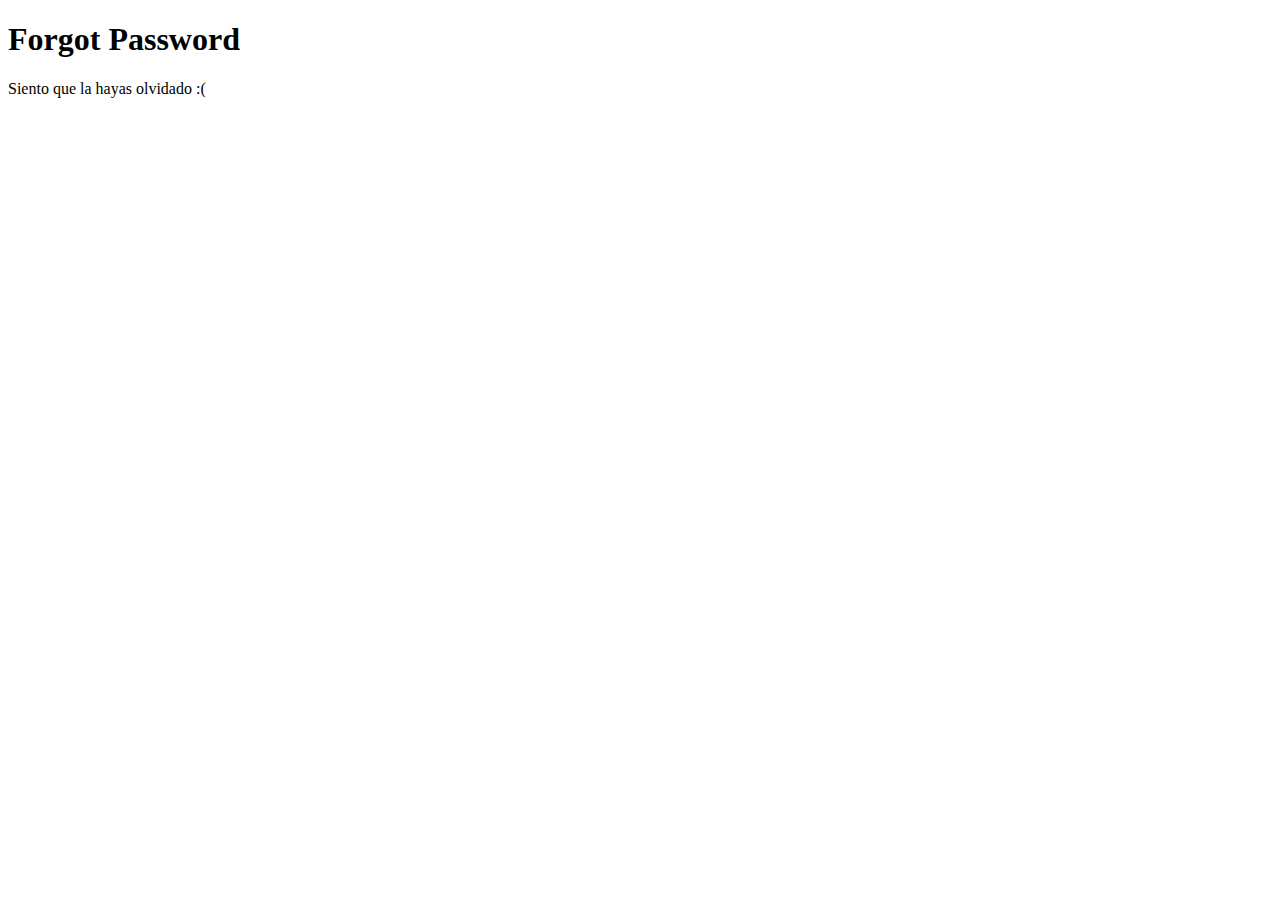
<file: forgot-password.html>
<!DOCTYPE html>
<html lang="en">
<head>
    <meta charset="UTF-8">
    <meta name="viewport" content="width=device-width, initial-scale=1.0">
    <title>Document</title>
</head>
<body>
    <h1>Forgot Password</h1>
    <p>Siento que la hayas olvidado :(</p>

</body>
</html>
</file>
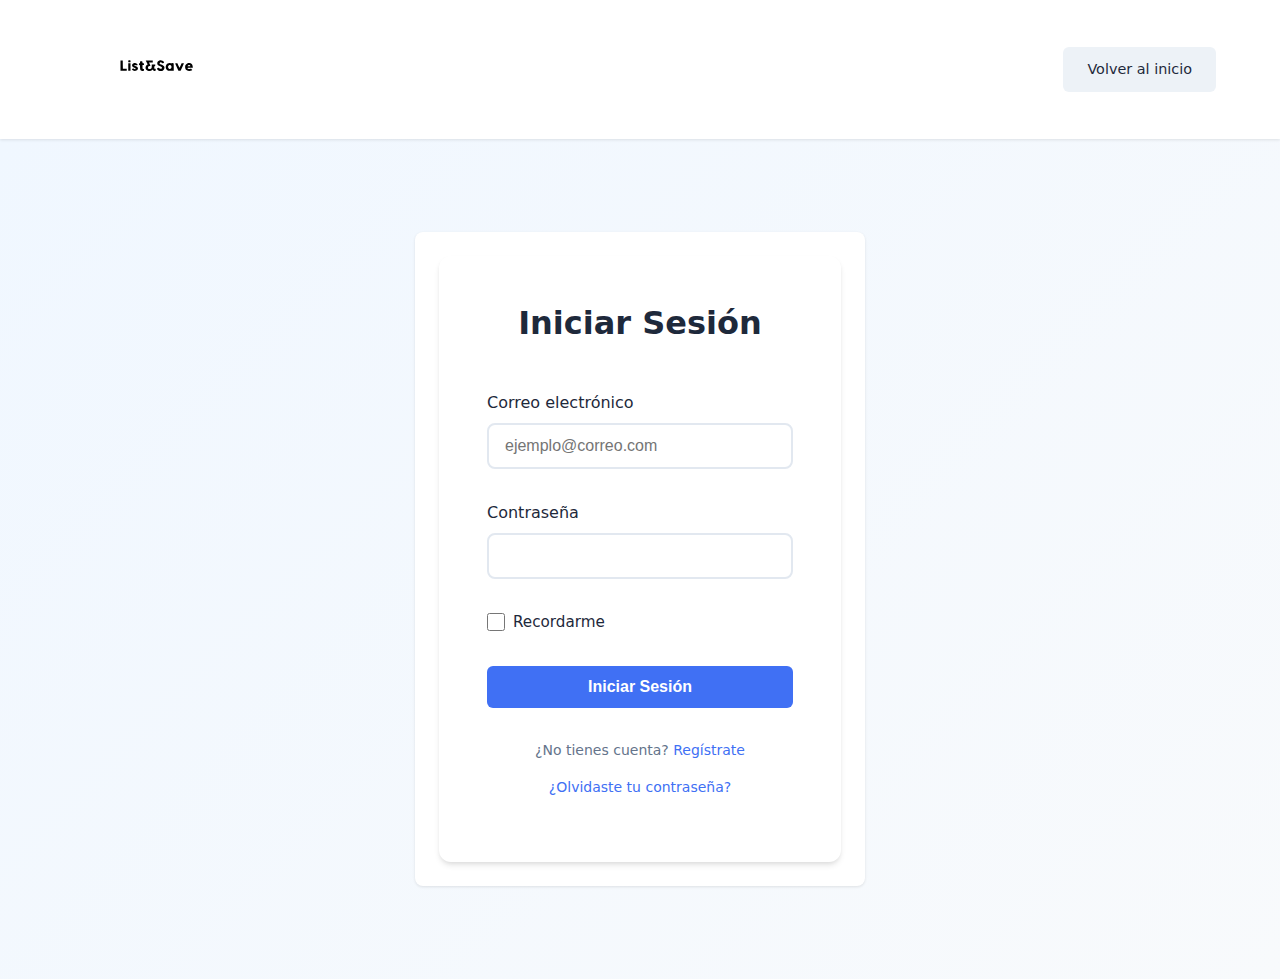
<file: login.html>
<!DOCTYPE html>
<html lang="es">
<head>
    <meta charset="UTF-8">
    <meta name="viewport" content="width=device-width, initial-scale=1.0">
    <title>Iniciar Sesión - List & Save</title>
    <link rel="stylesheet" href="css/normalize.css">
    <link rel="stylesheet" href="css/base.css">
    <link rel="stylesheet" href="css/layout.css">
    <link rel="stylesheet" href="css/components.css">
    <link rel="stylesheet" href="css/animations.css">
</head>
<body>
    <header class="header">
        <div class="header__container">
            <a href="/" class="header__logo">
                <img src="assets/images/logo.svg" alt="List & Save Logo" class="header__logo-img">
            </a>
            <a href="/" class="button button--secondary">Volver al inicio</a>
        </div>
    </header>

    <main class="main">
        <div class="form-container animate-fadeIn">
            <form class="form form--login">
                <h1 class="form__title">Iniciar Sesión</h1>

                <div class="form__group">
                    <label class="form__label" for="login-email">Correo electrónico</label>
                    <input type="email" id="login-email" name="email" class="form__input" 
                           placeholder="ejemplo@correo.com" required>
                    <span class="form__error"></span>
                </div>

                <div class="form__group">
                    <label class="form__label" for="login-password">Contraseña</label>
                    <input type="password" id="login-password" name="password" class="form__input" 
                           required>
                    <span class="form__error"></span>
                </div>

                <div class="form__group form__group--checkbox">
                    <input type="checkbox" id="remember" name="remember" class="form__checkbox">
                    <label for="remember" class="form__label--checkbox">Recordarme</label>
                </div>

                <button type="submit" class="button button--primary button--full">Iniciar Sesión</button>

                <p class="form__footer">
                    ¿No tienes cuenta? <a href="register.html">Regístrate</a>
                </p>
                <p class="form__footer">
                    <a href="forgot-password.html">¿Olvidaste tu contraseña?</a>
                </p>
            </form>
        </div>
    </main>

    <script src="js/login.js"></script>
    <script src="js/animations.js"></script>
</body>
</html>
</file>
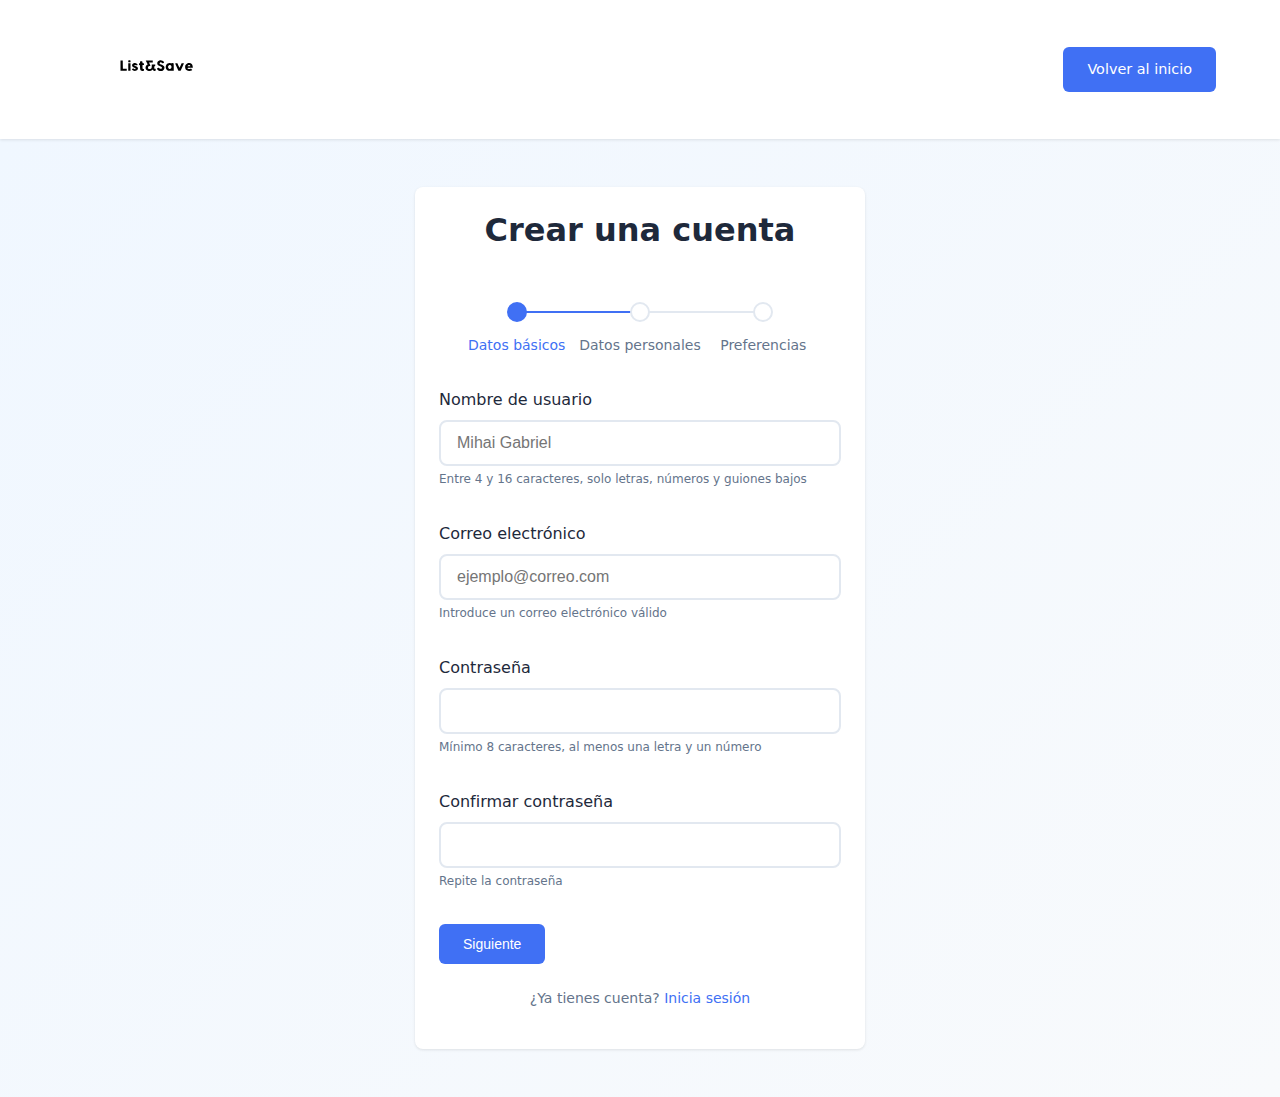
<file: register.html>
<!DOCTYPE html>
<html lang="es">
<head>
    <meta charset="UTF-8">
    <meta name="viewport" content="width=device-width, initial-scale=1.0">
    <title>Registro - List & Save</title>
    <link rel="stylesheet" href="css/normalize.css">
    <link rel="stylesheet" href="css/base.css">
    <link rel="stylesheet" href="css/layout.css">
    <link rel="stylesheet" href="css/components.css">
    <link rel="stylesheet" href="css/animations.css">
</head>
<body>
    <header class="header">
        <div class="header__container">
            <a href="/" class="header__logo">
                <img src="assets/images/logo.svg" alt="List & Save Logo" class="header__logo-img">
            </a>
            <a href="/" class="button button--primary">Volver al inicio</a>
        </div>
    </header>

    <main class="main">
        <div class="form-wrapper">
            <div class="form-container">
                <h1 class="form__title">Crear una cuenta</h1>
                
                <div class="form__progress">
                    <div class="progress__step progress__step--active" data-step="1">
                        <div class="progress__indicator">
                            <div class="progress__circle"></div>
                            <div class="progress__line">
                                <div class="progress__line-fill"></div>
                            </div>
                        </div>
                        <span class="progress__label">Datos básicos</span>
                    </div>
                    <div class="progress__step" data-step="2">
                        <div class="progress__indicator">
                            <div class="progress__circle"></div>
                            <div class="progress__line">
                                <div class="progress__line-fill"></div>
                            </div>
                        </div>
                        <span class="progress__label">Datos personales</span>
                    </div>
                    <div class="progress__step" data-step="3">
                        <div class="progress__indicator">
                            <div class="progress__circle"></div>
                        </div>
                        <span class="progress__label">Preferencias</span>
                    </div>
                </div>

                <form class="form">
                    <div class="form__step form__step--active" data-step="1">
                        <div class="form__group">
                            <label class="form__label">Nombre de usuario</label>
                            <input type="text" name="username" class="form__input" placeholder="Mihai Gabriel">
                            <span class="form__hint">Entre 4 y 16 caracteres, solo letras, números y guiones bajos</span>
                        </div>
                        <div class="form__group">
                            <label class="form__label">Correo electrónico</label>
                            <input type="email" name="email" class="form__input" placeholder="ejemplo@correo.com">
                            <span class="form__hint">Introduce un correo electrónico válido</span>
                        </div>
                        <div class="form__group">
                            <label class="form__label">Contraseña</label>
                            <input type="password" name="password" class="form__input">
                            <span class="form__hint">Mínimo 8 caracteres, al menos una letra y un número</span>
                        </div>
                        <div class="form__group">
                            <label class="form__label">Confirmar contraseña</label>
                            <input type="password" name="confirmPassword" class="form__input">
                            <span class="form__hint">Repite la contraseña</span>
                        </div>
                    </div>

                    <div class="form__step" data-step="2">
                        <div class="form__group">
                            <label class="form__label">Nombre completo</label>
                            <input type="text" name="fullname" class="form__input">
                            <span class="form__hint">Tu nombre y apellidos</span>
                        </div>
                        <div class="form__group">
                            <label class="form__label">Edad</label>
                            <input type="number" name="age" class="form__input" min="18" max="120">
                            <span class="form__hint">Debes ser mayor de edad</span>
                        </div>
                    </div>

                    <div class="form__step" data-step="3">
                        <div class="form__group">
                            <label class="form__label">Categorías de interés</label>
                            <div class="form__checkbox-group">
                                <label class="form__checkbox-label">
                                    <input type="checkbox" name="categories" value="alimentacion">
                                    Alimentación
                                </label>
                                <label class="form__checkbox-label">
                                    <input type="checkbox" name="categories" value="limpieza">
                                    Limpieza
                                </label>
                                <label class="form__checkbox-label">
                                    <input type="checkbox" name="categories" value="hogar">
                                    Hogar
                                </label>
                            </div>
                        </div>
                    </div>

                    <div class="form__actions">
                        <button type="button" class="form__button form__button--secondary" id="prevBtn">Anterior</button>
                        <button type="button" class="form__button form__button--primary" id="nextBtn">Siguiente</button>
                        <button type="submit" class="form__button form__button--primary" id="submitBtn" style="display: none;">Registrarse</button>
                    </div>

                    <div class="form__footer">
                        <p>¿Ya tienes cuenta? <a href="login.html" class="form__link">Inicia sesión</a></p>
                    </div>
                </form>
            </div>
        </div>
    </main>

    <script src="js/register.js"></script>
    <script src="js/animations.js"></script>
</body>
</html>
</file>
<file: css/base.css>
:root {
    --color-primary: #4070f4;
    --color-primary-dark: #2563eb;
    --color-secondary: #64748b;
    --color-text: #1e293b;
    --color-text-light: #64748b;
    --color-background: #f8fafc;
    --color-white: #ffffff;
    --color-border: #e2e8f0;
    --spacing-xs: 0.5rem;
    --spacing-sm: 1rem;
    --spacing-md: 1.5rem;
    --spacing-lg: 2rem;
    --spacing-xl: 3rem;
    --border-radius: 0.5rem;
    --transition: all 0.3s ease;
}

*, *::before, *::after {
    box-sizing: border-box;
    margin: 0;
    padding: 0;
}

body {
    font-family: system-ui, -apple-system, BlinkMacSystemFont, 'Segoe UI', Roboto, sans-serif;
    line-height: 1.5;
    color: var(--color-text);
    background-color: var(--color-background);
    min-height: 100vh;
    margin: 0;
}

.main {
    min-height: calc(100vh - 60px);
    display: flex;
    align-items: center;
    justify-content: center;
    padding: 2rem;
}

/* Tipografía base */
h1, h2, h3, h4, h5, h6 {
    margin-bottom: var(--spacing-sm);
    font-weight: 600;
    line-height: 1.2;
}

a {
    color: var(--color-primary);
    text-decoration: none;
    transition: var(--transition);
}

a:hover {
    color: var(--color-primary-dark);
}
</file>
<file: css/layout.css>
/* Header */
.header {
    background-color: var(--color-white);
    box-shadow: 0 1px 3px rgba(0,0,0,0.1);
    position: sticky;
    top: 0;
    z-index: 100;
}

.header__container {
    max-width: 1200px;
    margin: 0 auto;
    padding: var(--spacing-sm) var(--spacing-md);
    display: flex;
    align-items: center;
    justify-content: space-between;
}

.header__logo-img {
    height: 100px;
}

.header__actions {
    display: flex;
    gap: var(--spacing-sm);
}

/* Hero Section */
.hero {
    padding: var(--spacing-xl) var(--spacing-md);
    background-color: var(--color-background);
    text-align: center;
}

.hero__container {
    max-width: 800px;
    margin: 0 auto;
}

.hero__title {
    font-size: 2.5rem;
    margin-bottom: var(--spacing-md);
}

.hero__subtitle {
    color: var(--color-text-light);
    margin-bottom: var(--spacing-lg);
}

/* Features Grid */
.features__container {
    max-width: 1200px;
    margin: 0 auto;
    padding: var(--spacing-xl) var(--spacing-md);
    display: grid;
    grid-template-columns: repeat(auto-fit, minmax(250px, 1fr));
    gap: var(--spacing-lg);
}

/* Stores Section */
.stores {
    padding: var(--spacing-xl) var(--spacing-md);
    background-color: var(--color-white);
}

.stores__grid {
    max-width: 1200px;
    margin: 0 auto;
    display: grid;
    grid-template-columns: repeat(auto-fit, minmax(150px, 1fr));
    gap: var(--spacing-lg);
    align-items: center;
}

/* Footer */
.footer {
    background-color: #1a1a1a;
    color: var(--color-white);
    padding: var(--spacing-xl) 0 0;
}

.footer__container {
    max-width: 1200px;
    margin: 0 auto;
    padding: 0 var(--spacing-md);
    display: grid;
    grid-template-columns: repeat(4, 1fr);
    gap: var(--spacing-xl);
}

.footer__column {
    display: flex;
    flex-direction: column;
    gap: var(--spacing-md);
}

.footer__logo img {
    height: 100px;
}

.footer__description {
    color: #a1a1aa;
    font-size: 0.9rem;
    line-height: 1.6;
}

.footer__title {
    color: var(--color-white);
    font-size: 1.1rem;
    margin-bottom: var(--spacing-sm);
}

.footer__list {
    list-style: none;
    padding: 0;
}

.footer__list li {
    margin-bottom: var(--spacing-sm);
}

.footer__list a {
    color: #a1a1aa;
    transition: color 0.3s ease;
}

.footer__list a:hover {
    color: var(--color-white);
}

.footer__social {
    display: flex;
    gap: var(--spacing-sm);
}

.social-icon {
    color: var(--color-white);
    font-size: 1.5rem;
    transition: color 0.3s ease;
}

.social-icon:hover {
    color: var(--color-primary);
}

.footer__contact {
    color: #a1a1aa;
    font-size: 0.9rem;
    line-height: 1.6;
}

.footer__bottom {
    margin-top: var(--spacing-xl);
    padding: var(--spacing-md);
    text-align: center;
    border-top: 1px solid #333;
    color: #a1a1aa;
    font-size: 0.9rem;
}



/* Nuevas secciones */
.section-title {
    text-align: center;
    font-size: 2rem;
    margin-bottom: var(--spacing-xl);
    color: var(--color-text);
}

.why-us {
    padding: var(--spacing-xl) 0;
    background-color: var(--color-white);
}

/* Sponsors slider */
.sponsors {
    padding: var(--spacing-xl) 0;
    background-color: var(--color-background);
    overflow: hidden;
}

.sponsors__slider {
    width: 100%;
    overflow: hidden;
}

.sponsors__track {
    display: flex;
    animation: scroll 30s linear infinite;
}

.sponsors__track img {
    height: 60px;
    margin: 0 var(--spacing-md);
    object-fit: contain;
}

@keyframes scroll {
    0% {
        transform: translateX(0);
    }
    100% {
        transform: translateX(-50%);
    }
}


/* Ajuste para el main en la página de login */
.main {
    padding: var(--spacing-xl) var(--spacing-md);
    background: linear-gradient(135deg, #f0f7ff 0%, #f8fafc 100%);
}

/* Shopping List Layout */
.shopping-list-page {
    padding: var(--spacing-lg) var(--spacing-md);
    min-height: calc(100vh - 60px);
    background-color: var(--color-background);
}
</file>
<file: css/animations.css>
/* Estas son las animaciones que hacen que las cosas aparezcan suavemente! */
@keyframes fadeIn {
    from {
        opacity: 0; /* Empieza invisible */
        transform: translateY(20px); /* Un poquito abajo */
    }
    to {
        opacity: 1; /* Termina visible */
        transform: translateY(0); /* En su lugar normal */
    }
}

/* Esta animacion hace que las cosas entren desde la izquierda */
@keyframes slideIn {
    from {
        transform: translateX(-100%); /* Empieza fuera de la pantalla */
    }
    to {
        transform: translateX(0); /* Termina en su lugar */
    }
}

/* Estas clases son para usar las animaciones facilmente */
.animate-fadeIn {
    animation: fadeIn 0.6s ease forwards;
}

.animate-slideIn {
    animation: slideIn 0.4s ease forwards;
}

/* Este es el circulo que gira cuando algo esta cargando */
.spinner {
    width: 40px;
    height: 40px;
    border: 4px solid var(--color-background);
    border-top: 4px solid var(--color-primary);
    border-radius: 50%;
    animation: spin 1s linear infinite; /* Gira para siempre */
}

/* Hace que el circulo de vueltas */
@keyframes spin {
    0% { transform: rotate(0deg); }
    100% { transform: rotate(360deg); }
}

/* Esto es para la barra de progreso */
@keyframes progress {
    from { width: 0; }
    to { width: 100%; }
}

.progress-animate {
    animation: progress 0.3s ease;
}

/* Esta parte es para los logos que se mueven solos */
.sponsors__slider {
    overflow: hidden;
    position: relative;
    width: 100%;
}

.sponsors__track {
    display: flex;
    gap: 2rem;
    white-space: nowrap;
}

.sponsors__group {
    display: flex;
    gap: 2rem;
    flex-shrink: 0;
}

.sponsor-logo__wrapper {
    flex-shrink: 0;
}

/* Mueve los logos de un lado a otro */
@keyframes slideSponsors {
    0% {
        transform: translateX(0);
    }
    100% {
        transform: translateX(-25%);
    }
}

/* Estas son animaciones para que la pagina se vea mas bonita */
.reveal-text {
    opacity: 0;
    transform: translateY(20px);
    animation: revealText 1s ease forwards;
}

.slide-up {
    opacity: 0;
    transform: translateY(40px);
    animation: slideUp 0.8s ease forwards 0.3s;
}

.fade-in {
    opacity: 0;
    animation: fadeIn 1s ease forwards;
}

.slide-in-left {
    opacity: 0;
    transform: translateX(-100px);
    animation: slideIn 0.8s ease forwards;
}

.slide-in-right {
    opacity: 0;
    transform: translateX(100px);
    animation: slideIn 0.8s ease forwards;
}

.scale-in {
    opacity: 0;
    transform: scale(0.8);
    animation: scaleIn 0.6s ease forwards;
}

/* Como se mueven las cosas */
@keyframes revealText {
    to {
        opacity: 1;
        transform: translateY(0);
    }
}

@keyframes slideUp {
    to {
        opacity: 1;
        transform: translateY(0);
    }
}

@keyframes slideIn {
    to {
        opacity: 1;
        transform: translateX(0);
    }
}

@keyframes scaleIn {
    to {
        opacity: 1;
        transform: scale(1);
    }
}

/* Aqui empieza la parte de como se ve la pagina */
.about-hero {
    background: linear-gradient(rgba(0,0,0,0.7), rgba(0,0,0,0.7)), url('../assets/images/about-hero.jpg');
    background-size: cover;
    background-position: center;
    color: white;
    padding: 8rem 0;
    text-align: center;
}

.timeline__container {
    position: relative;
    max-width: 800px;
    margin: 0 auto;
    padding: 2rem 0;
}

.timeline__item {
    margin: 2rem 0;
    padding: 1rem;
    border-radius: 8px;
    background: #f5f5f5;
    box-shadow: 0 2px 4px rgba(0,0,0,0.1);
}

/* Esto hace que las fotos del equipo se vean en una cuadricula bonita */
.team__grid {
    display: grid;
    grid-template-columns: repeat(auto-fit, minmax(250px, 1fr));
    gap: 2rem;
    margin-top: 3rem;
}

.team__member {
    text-align: center;
}

/* Para que las fotos sean redondas */
.team__image img {
    width: 200px;
    height: 200px;
    border-radius: 50%;
    object-fit: cover;
    margin-bottom: 1rem;
}

.values__grid {
    display: grid;
    grid-template-columns: repeat(auto-fit, minmax(200px, 1fr));
    gap: 2rem;
    margin-top: 3rem;
}

.values__item {
    text-align: center;
    padding: 2rem;
    background: #f5f5f5;
    border-radius: 8px;
}

.values__icon {
    font-size: 3rem;
    margin-bottom: 1rem;
}

/* Animaciones para cuando agregamos cosas a la lista */
.shopping-table tr {
    animation: fadeIn 0.3s ease-in-out;
}

.add-item input:focus {
    animation: pulse 0.3s ease-in-out;
}

/* Hace que brille cuando escribimos */
@keyframes pulse {
    0% {
        box-shadow: 0 0 0 0 rgba(64, 112, 244, 0.4);
    }
    70% {
        box-shadow: 0 0 0 10px rgba(64, 112, 244, 0);
    }
    100% {
        box-shadow: 0 0 0 0 rgba(64, 112, 244, 0);
    }
}

/* Animaciones simples para usar en cualquier parte */
@keyframes aparecer {
    from {
        opacity: 0;
    }
    to {
        opacity: 1;
    }
}

@keyframes deslizarDesdeIzquierda {
    from {
        transform: translateX(-50px);
    }
    to {
        transform: translateX(0);
    }
}

/* Clases faciles de usar */
.animar-aparecer {
    animation: aparecer 1s ease;
}

.animar-deslizar {
    animation: deslizarDesdeIzquierda 1s ease;
}

/* Este es el circulo que gira cuando algo esta cargando */
.cargando {
    width: 30px;
    height: 30px;
    border: 3px solid #f3f3f3;
    border-top: 3px solid #4070f4;
    border-radius: 50%;
    animation: girar 1s linear infinite;
}

/* Lo hace girar! */
@keyframes girar {
    from { transform: rotate(0deg); }
    to { transform: rotate(360deg); }
}
</file>
<file: css/components.css>
@import url('https://cdnjs.cloudflare.com/ajax/libs/font-awesome/6.5.1/css/all.min.css');

/* Botones */
.button {
    display: inline-flex;
    align-items: center;
    padding: 0.75rem 1.5rem;
    border-radius: 6px;
    font-weight: 500;
    transition: var(--transition);
    cursor: pointer;
    border: none;
    font-size: 0.9rem;
}

.button--primary {
    background-color: var(--color-primary);
    color: var(--color-white);
}

.button--primary:hover {
    background-color: var(--color-border);
    color: var(--color-primary);
}

.button--secondary {
    background-color: #edf2f7;
    color: var(--color-text);
    border: none;
}

.button--secondary:hover {
    background-color: var(--color-primary);
    color: var(--color-white);
}

/* Navegación */
.nav__list {
    display: flex;
    list-style: none;
    gap: var(--spacing-md);
}

.nav__link {
    color: var(--color-text);
    font-weight: 500;
}

.nav__link--active {
    color: var(--color-primary);
}

/* Búsqueda */
.search {
    display: flex;
    gap: var(--spacing-sm);
    max-width: 600px;
    margin: 0 auto;
}

.search__input {
    flex: 1;
    padding: var(--spacing-sm);
    border: 2px solid #e2e8f0;
    border-radius: var(--border-radius);
    font-size: 1rem;
}

/* Features */
.features__item {
    text-align: center;
    padding: var(--spacing-md);
    border-radius: var(--border-radius);
    background-color: var(--color-white);
    box-shadow: 0 2px 4px rgba(0,0,0,0.1);
}

.features__icon {
    font-size: 2rem;
    margin-bottom: var(--spacing-sm);
}

/* Formularios */
.form-wrapper {
    width: 100%;
    max-width: 480px;
    margin: 0 auto;
}

.form-container {
    background-color: var(--color-white);
    border-radius: 8px;
    padding: 2rem;
    box-shadow: 0 1px 3px rgba(0, 0, 0, 0.1);
}

.form__title {
    text-align: center;
    font-size: 1.5rem;
    margin-bottom: 1.5rem;
    color: var(--color-text);
}

.form__nav {
    display: flex;
    justify-content: center;
    gap: 2rem;
    margin-bottom: 2rem;
    border-bottom: 1px solid var(--color-border);
}

.form__nav-item {
    padding: 0.75rem 0;
    color: var(--color-text-light);
    background: none;
    border: none;
    cursor: pointer;
    position: relative;
}

.form__nav-item--active {
    color: var(--color-primary);
}

.form__nav-item--active::after {
    content: '';
    position: absolute;
    bottom: -1px;
    left: 0;
    width: 100%;
    height: 2px;
    background-color: var(--color-primary);
}

.form__content {
    margin-bottom: 2rem;
}

.form__group {
    margin-bottom: 1.5rem;
    position: relative;
}

.form__label {
    display: block;
    margin-bottom: 0.5rem;
    color: var(--color-text);
}

.form__input {
    width: 100%;
    padding: 0.75rem;
    border: 1px solid var(--color-border);
    border-radius: 6px;
    transition: all 0.3s ease;
}

.form__input:focus {
    outline: none;
    border-color: var(--color-primary);
    background-color: var(--color-white);
}

.form__input--error {
    border-color: #dc2626;
    background-color: #fef2f2;
}

.form__error-message {
    display: none;
    color: #dc2626;
    font-size: 0.75rem;
    margin-top: 0.25rem;
}

.form__error-message--visible {
    display: block;
}

.form__hint {
    color: var(--color-text-light);
    font-size: 0.75rem;
    margin-top: 0.25rem;
}

/* Ocultar hint cuando hay error */
.form__input--error + .form__hint {
    display: none;
}

.form__actions {
    display: flex;
    justify-content: space-between;
    margin-bottom: 1.5rem;
}

.form__button {
    padding: 0.75rem 1.5rem;
    border-radius: 6px;
    font-size: 0.875rem;
    cursor: pointer;
    border: none;
}

.form__button--primary {
    background-color: var(--color-primary);
    color: var(--color-white);
}

.form__button--secondary {
    background-color: var(--color-background);
    color: var(--color-text);
}

.form__footer {
    text-align: center;
    font-size: 0.875rem;
    color: var(--color-text-light);
}

.form__link {
    color: var(--color-primary);
    text-decoration: none;
}

.form__input-hint {
    font-size: 0.8rem;
    color: var(--color-text-light);
    margin-top: 0.25rem;
}

.form__step {
    display: none;
    opacity: 0;
    transform: translateX(20px);
    transition: opacity 0.3s ease, transform 0.3s ease;
}

.form__step--active {
    display: block;
    opacity: 1;
    transform: translateX(0);
}

.form__checkbox-group {
    display: flex;
    flex-direction: column;
    gap: 0.5rem;
    margin-top: 0.5rem;
}

.form__checkbox-label {
    display: flex;
    align-items: center;
    gap: 0.5rem;
    cursor: pointer;
}

.form__checkbox-label input[type="checkbox"] {
    width: 18px;
    height: 18px;
}

/* Añadir estos estilos para el indicador de progreso */
.form__progress {
    display: flex;
    justify-content: space-between;
    align-items: center;
    margin-bottom: 2rem;
    padding: 0 1rem;
}

.progress__step {
    flex: 1;
    text-align: center;
    position: relative;
}

.progress__indicator {
    position: relative;
    height: 30px;
    display: flex;
    align-items: center;
    justify-content: center;
}

.progress__circle {
    width: 20px;
    height: 20px;
    border-radius: 50%;
    background-color: #fff;
    border: 2px solid #e2e8f0;
    z-index: 2;
    transition: all 0.3s ease;
}

.progress__line {
    position: absolute;
    left: 50%;
    right: -50%;
    height: 2px;
    background-color: #e2e8f0;
    z-index: 1;
}

.progress__line-fill {
    position: absolute;
    left: 0;
    height: 100%;
    background-color: var(--color-primary);
    width: 0;
    transition: width 0.3s ease;
}

.progress__label {
    font-size: 0.875rem;
    color: var(--color-text-light);
    margin-top: 0.5rem;
    display: block;
    transition: all 0.3s ease;
}

/* Estados activos y completados */
.progress__step--active .progress__circle {
    border-color: var(--color-primary);
    background-color: var(--color-primary);
}

.progress__step--active .progress__label {
    color: var(--color-primary);
    font-weight: 500;
}

.progress__step--completed .progress__circle {
    background-color: var(--color-primary);
    border-color: var(--color-primary);
}

.progress__step--completed .progress__line {
    background-color: var(--color-primary);
}

.progress__step--completed .progress__label {
    color: var(--color-primary);
}

/* Último paso no tiene línea */
.progress__step:last-child .progress__line {
    display: none;
}

/* Estilos para el mensaje de éxito */
.success-message__content {
    display: flex;
    flex-direction: column;
    align-items: center;
    gap: 1rem;
}

.success-message__icon {
    width: 48px;
    height: 48px;
    color: #10B981;
}

/* Spinner para el botón */
.spinner {
    display: inline-block;
    width: 20px;
    height: 20px;
    border: 3px solid rgba(255, 255, 255, 0.3);
    border-radius: 50%;
    border-top-color: #fff;
    animation: spin 1s ease-in-out infinite;
}

@keyframes spin {
    to { transform: rotate(360deg); }
}

/* Animación de fadeIn */
.animate-fadeIn {
    animation: fadeIn 0.3s ease-out forwards;
}

@keyframes fadeIn {
    from {
        opacity: 0;
    }
    to {
        opacity: 1;
    }
}

/* Deshabilitar botón */
.form__button:disabled {
    opacity: 0.7;
    cursor: not-allowed;
}

/* Añadir estilos para checkboxes y sus estados de error */
.form__checkbox-group {
    display: flex;
    flex-direction: column;
    gap: 0.5rem;
    margin-top: 0.5rem;
}

.form__checkbox-group--error {
    padding: 0.5rem;
    border: 1px solid #dc2626;
    border-radius: 6px;
    background-color: #fef2f2;
}

/* Estilos para el input number */
input[type="number"] {
    -moz-appearance: textfield;
    appearance: textfield;
}

input[type="number"]::-webkit-outer-spin-button,
input[type="number"]::-webkit-inner-spin-button {
    -webkit-appearance: none;
    margin: 0;
}

/* Ajustar el margen para los mensajes de error en grupos de checkboxes */
.form__checkbox-group .form__error-message {
    margin-top: 0.5rem;
}

/* Mejoras específicas para el formulario de login */
.form--login {
    min-width: 400px;
    padding: var(--spacing-xl);
    background: var(--color-white);
    border-radius: 12px;
    box-shadow: 0 4px 6px -1px rgba(0, 0, 0, 0.1), 0 2px 4px -1px rgba(0, 0, 0, 0.06);
}

.form__title {
    font-size: 2rem;
    color: var(--color-text);
    margin-bottom: var(--spacing-xl);
    text-align: center;
}

.form__group {
    margin-bottom: var(--spacing-lg);
}

.form__label {
    display: block;
    font-weight: 500;
    margin-bottom: var(--spacing-xs);
    color: var(--color-text);
}

.form__input {
    width: 100%;
    padding: 12px var(--spacing-sm);
    border: 2px solid var(--color-border);
    border-radius: 8px;
    font-size: 1rem;
    transition: var(--transition);
}

.form__input:focus {
    border-color: var(--color-primary);
    box-shadow: 0 0 0 3px rgba(64, 112, 244, 0.1);
    outline: none;
}

.form__group--checkbox {
    display: flex;
    align-items: center;
    gap: var(--spacing-xs);
    margin: var(--spacing-lg) 0;
}

.form__checkbox {
    width: 18px;
    height: 18px;
    accent-color: var(--color-primary);
}

.form__label--checkbox {
    font-size: 0.95rem;
    color: var(--color-text);
    cursor: pointer;
}

.button--full {
    width: 100%;
    justify-content: center;
    padding: 12px;
    font-size: 1rem;
    font-weight: 600;
    margin-bottom: var(--spacing-lg);
}

.form__footer {
    text-align: center;
    color: var(--color-text-light);
    margin-bottom: var(--spacing-sm);
}

.form__footer a {
    color: var(--color-primary);
    font-weight: 500;
}

.form__footer a:hover {
    text-decoration: underline;
}

/* Responsive */
@media (max-width: 480px) {
    .form--login {
        min-width: 100%;
        padding: var(--spacing-lg);
    }

    .form__title {
        font-size: 1.75rem;
    }
}

/* Contenedor del formulario */
.form-container {
    width: 100%;
    max-width: 450px;
    margin: 0 auto;
    padding: var(--spacing-md);
}

.stores__grid {
    display: grid;
    grid-template-columns: repeat(auto-fit, minmax(200px, 1fr));
    gap: 2rem;
    align-items: center;
    max-width: 1200px;
    margin: 0 auto;
    padding: 2rem;
}

.store-logo__wrapper {
    display: flex;
    justify-content: center;
    align-items: center;
    padding: 1rem;
}

.store-logo {
    max-width: 150px;
    height: auto;
    object-fit: contain;
}

.sponsor-logo__wrapper {
    display: inline-flex;
    justify-content: center;
    align-items: center;
    padding: 1rem;
    width: 120px;
}

.sponsor-logo__wrapper img {
    max-width: 100%;
    height: auto;
    object-fit: contain;
}

.sponsors__track {
    display: flex;
    gap: 2rem;
    animation: scroll 30s linear infinite;
}

@keyframes scroll {
    0% {
        transform: translateX(0);
    }
    100% {
        transform: translateX(-50%);
    }
}

/* Estilos para la página Nosotros */
.about-hero {
    background: linear-gradient(rgba(0,0,0,0.7), rgba(0,0,0,0.7));
    background-size: cover;
    background-position: center;
    color: var(--color-white);
    padding: 8rem 0;
    text-align: center;
    position: relative;
    overflow: hidden;
}

.about-hero__container {
    max-width: 800px;
    margin: 0 auto;
    padding: 0 var(--spacing-md);
    position: relative;
    z-index: 2;
}

.about-hero__title {
    font-size: 3.5rem;
    margin-bottom: var(--spacing-md);
    font-weight: 700;
    text-shadow: 2px 2px 4px rgba(0,0,0,0.3);
}

.about-hero__subtitle {
    font-size: 1.5rem;
    opacity: 0.9;
    text-shadow: 1px 1px 2px rgba(0,0,0,0.3);
}

/* Misión y Visión */
.mission-vision {
    padding: var(--spacing-xl) 0;
    background-color: var(--color-white);
}

.mission-vision__grid {
    display: grid;
    grid-template-columns: repeat(2, 1fr);
    gap: 3rem;
    max-width: 1200px;
    margin: 0 auto;
    padding: 0 var(--spacing-md);
}

.mission-vision__item {
    padding: 2.5rem;
    border-radius: 15px;
    background: var(--color-white);
    box-shadow: 0 10px 30px rgba(0,0,0,0.1);
    transition: transform 0.3s ease;
}

.mission-vision__item:hover {
    transform: translateY(-5px);
}

/* Timeline */
.timeline {
    padding: var(--spacing-xl) 0;
    background-color: var(--color-background);
    position: relative;
}

.timeline__container {
    max-width: 800px;
    margin: 0 auto;
    padding: 2rem var(--spacing-md);
    position: relative;
}

.timeline__container::before {
    content: '';
    position: absolute;
    left: 50%;
    transform: translateX(-50%);
    width: 2px;
    height: 100%;
    background: var(--color-primary);
    top: 0;
}

.timeline__item {
    width: calc(50% - 30px);
    margin: 2rem 0;
    position: relative;
    padding: 1.5rem;
    border-radius: 12px;
    background: var(--color-white);
    box-shadow: 0 5px 15px rgba(0,0,0,0.1);
}

.timeline__item:nth-child(odd) {
    margin-left: auto;
}

.timeline__item::before {
    content: '';
    position: absolute;
    width: 20px;
    height: 20px;
    background: var(--color-primary);
    border-radius: 50%;
    top: 50%;
    transform: translateY(-50%);
}

.timeline__item:nth-child(odd)::before {
    left: -40px;
}

.timeline__item:nth-child(even)::before {
    right: -40px;
}

.timeline__content h3 {
    color: var(--color-primary);
    font-size: 1.5rem;
    margin-bottom: 0.5rem;
}

/* Equipo */
.team {
    padding: var(--spacing-xl) 0;
    background-color: var(--color-white);
}

.team__grid {
    display: grid;
    grid-template-columns: repeat(auto-fit, minmax(280px, 1fr));
    gap: 3rem;
    max-width: 1200px;
    margin: 0 auto;
    padding: 0 var(--spacing-md);
}

.team__member {
    text-align: center;
    padding: 2rem;
    border-radius: 15px;
    background: var(--color-white);
    box-shadow: 0 10px 30px rgba(0,0,0,0.1);
    transition: transform 0.3s ease;
}

.team__member:hover {
    transform: translateY(-10px);
}

.team__image {
    width: 200px;
    height: 200px;
    margin: 0 auto 1.5rem;
    border-radius: 50%;
    overflow: hidden;
    border: 3px solid var(--color-primary);
    padding: 5px;
}

.team__image img {
    width: 100%;
    height: 100%;
    object-fit: cover;
    border-radius: 50%;
    transition: transform 0.3s ease;
}

.team__member:hover .team__image img {
    transform: scale(1.1);
}

.team__member h3 {
    color: var(--color-text);
    font-size: 1.5rem;
    margin-bottom: 0.5rem;
}

.team__member p {
    color: var(--color-primary);
    font-weight: 500;
}

/* Valores */
.values {
    padding: var(--spacing-xl) 0;
    background-color: var(--color-background);
}

.values__grid {
    display: grid;
    grid-template-columns: repeat(auto-fit, minmax(250px, 1fr));
    gap: 2rem;
    max-width: 1200px;
    margin: 0 auto;
    padding: 0 var(--spacing-md);
}

.values__item {
    text-align: center;
    padding: 2.5rem;
    border-radius: 15px;
    background: var(--color-white);
    box-shadow: 0 10px 30px rgba(0,0,0,0.1);
    transition: all 0.3s ease;
}

.values__item:hover {
    transform: translateY(-5px);
    box-shadow: 0 15px 40px rgba(0,0,0,0.15);
}

.values__icon {
    font-size: 3.5rem;
    margin-bottom: 1.5rem;
}

.values__item h3 {
    color: var(--color-text);
    font-size: 1.5rem;
    margin-bottom: 1rem;
}

.values__item p {
    color: var(--color-text-light);
}

/* Media Queries */
@media (max-width: 768px) {
    .mission-vision__grid {
        grid-template-columns: 1fr;
    }

    .timeline__container::before {
        left: 20px;
    }

    .timeline__item {
        width: calc(100% - 50px);
        margin-left: 50px !important;
    }

    .timeline__item::before {
        left: -40px !important;
    }

    .about-hero__title {
        font-size: 2.5rem;
    }

    .about-hero__subtitle {
        font-size: 1.2rem;
    }
}

.cta {
    background-color: #f5f7fa;
    padding: 5rem 2rem;
    text-align: center;
}

.cta__container {
    max-width: 800px;
    margin: 0 auto;
}

.cta__title {
    font-size: 2.5rem;
    margin-bottom: 1rem;
    color: #2d3748;
}

.cta__text {
    font-size: 1.2rem;
    margin-bottom: 2rem;
    color: #4a5568;
}

.button--large {
    padding: 1rem 2.5rem;
    font-size: 1.2rem;
}

/* Estilos para la lista de compra */
.shopping-list {
    max-width: 800px;
    margin: 2rem auto;
    background-color: #fffbe6;
    padding: 2rem;
    border-radius: 8px;
    box-shadow: 0 2px 4px rgba(0,0,0,0.1);
}

.list-controls {
    display: flex;
    justify-content: space-between;
    margin-bottom: 2rem;
    align-items: center;
}

.list-title {
    font-size: 1.5rem;
    color: var(--color-primary);
    margin: 0;
}

.shopping-table {
    width: 100%;
    border-collapse: collapse;
    background-color: #fffbe6;
}

.shopping-table th, .shopping-table td {
    text-align: center;
    vertical-align: middle;
    padding: 0.5rem 0;
    border-bottom: 1px solid var(--color-primary);
}

.shopping-table tr {
    border-top: 1px solid var(--color-primary);
}


.shopping-table tr:hover {
    background-color: rgba(255, 255, 255, 0.849);
}

.best-price {
    color: #10B981;
    font-weight: 500;
}

.add-item {
    display: flex;
    gap: 1rem;
    margin-top: 1rem;
}

.add-item input {
    flex: 1;
    padding: 0.5rem;
    border: 1px solid var(--color-border);
    border-radius: 4px;
    background-color: white;
}

/* Estilos específicos para los botones de la tabla de compra */
.shopping-table .button {
    padding: 0.25rem 0.5rem;
    font-size: 0.875rem;
    line-height: 1.2;
}

.shopping-table .actions {
    display: flex;
    gap: 0.5rem;
    justify-content: flex-start;
}

.shopping-table .button--secondary {
    background-color: transparent;
    border: 1px solid var(--color-primary);
    color: var(--color-primary);
}

.shopping-table .button--secondary:hover {
    background-color: var(--color-primary-light);
}

/* Ajustes para los botones principales de control de lista */
.list-controls .actions {
    display: flex;
    gap: 1rem;
}

.list-controls .button {
    padding: 0.5rem 1rem;
    font-size: 1rem;
}

/* Ajuste del botón Añadir */
.add-item .button {
    padding: 0.5rem 1rem;
    min-width: 100px;
}
</file>
